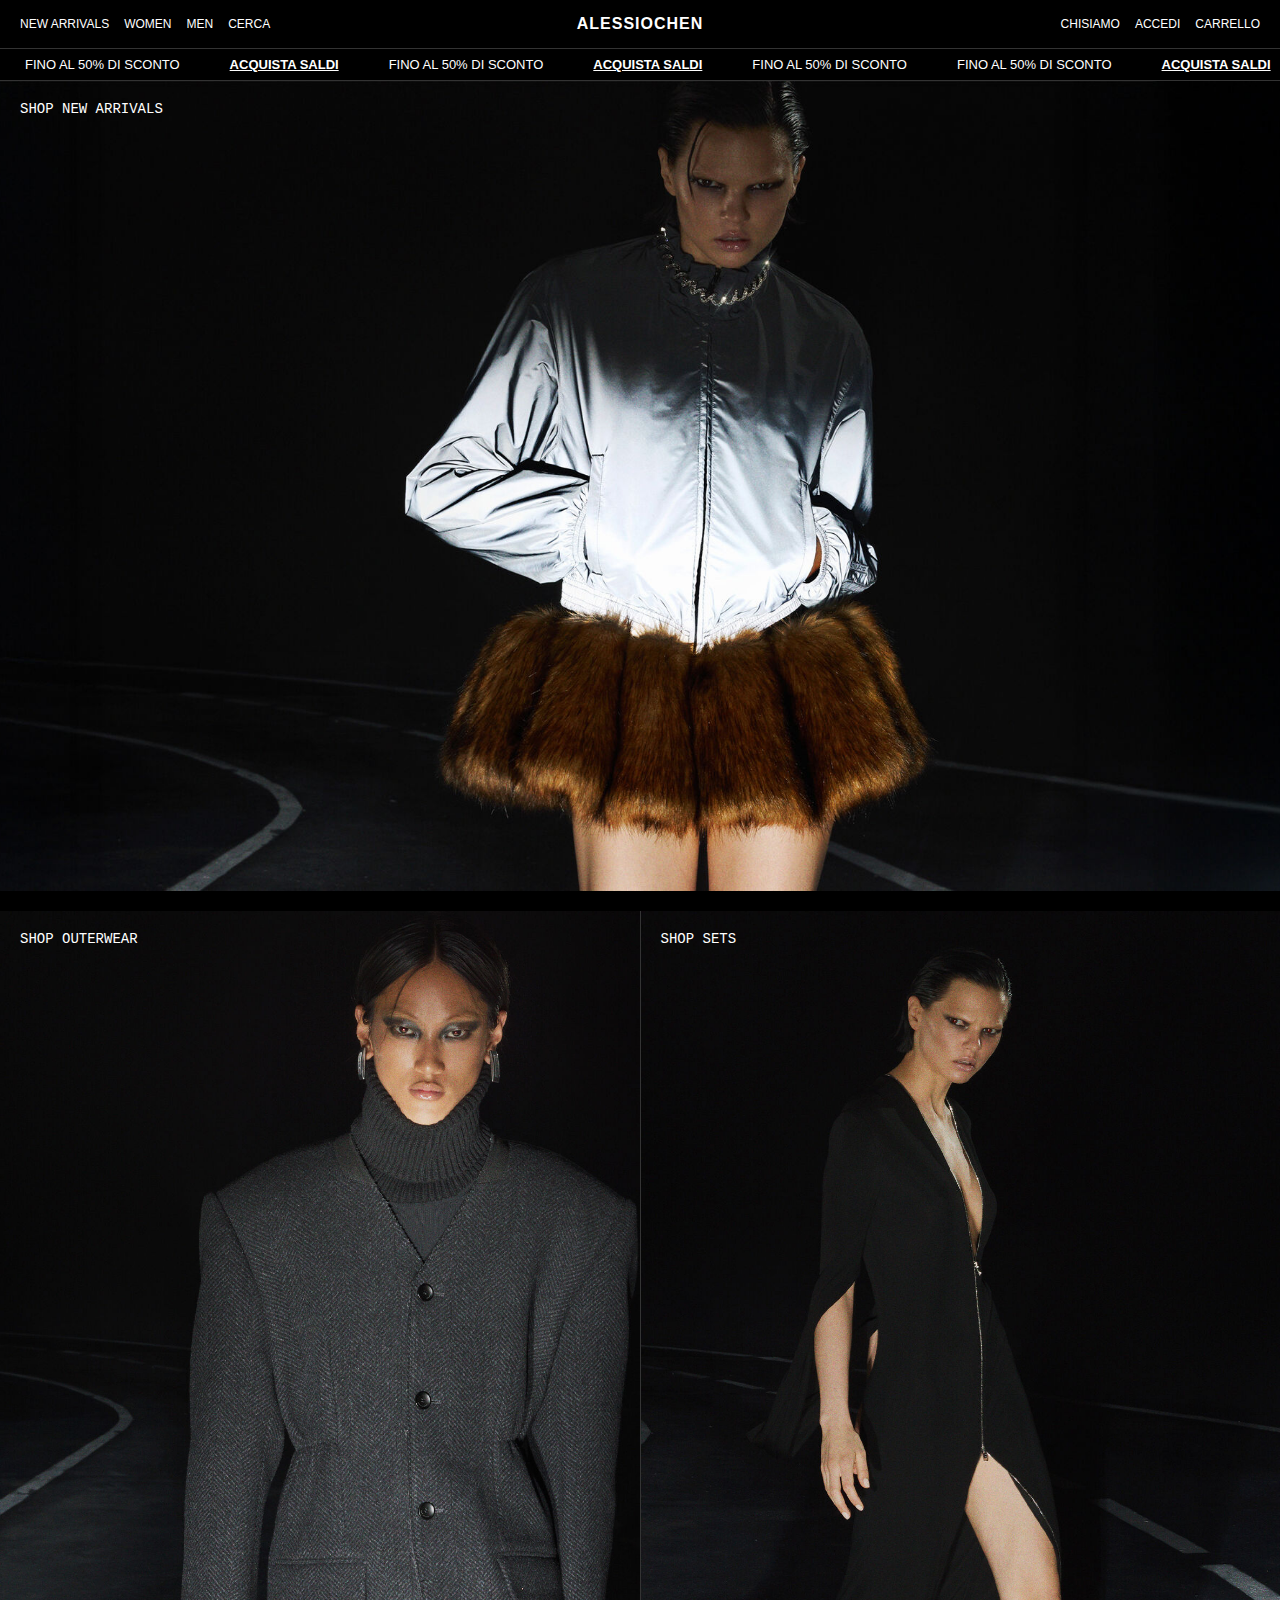
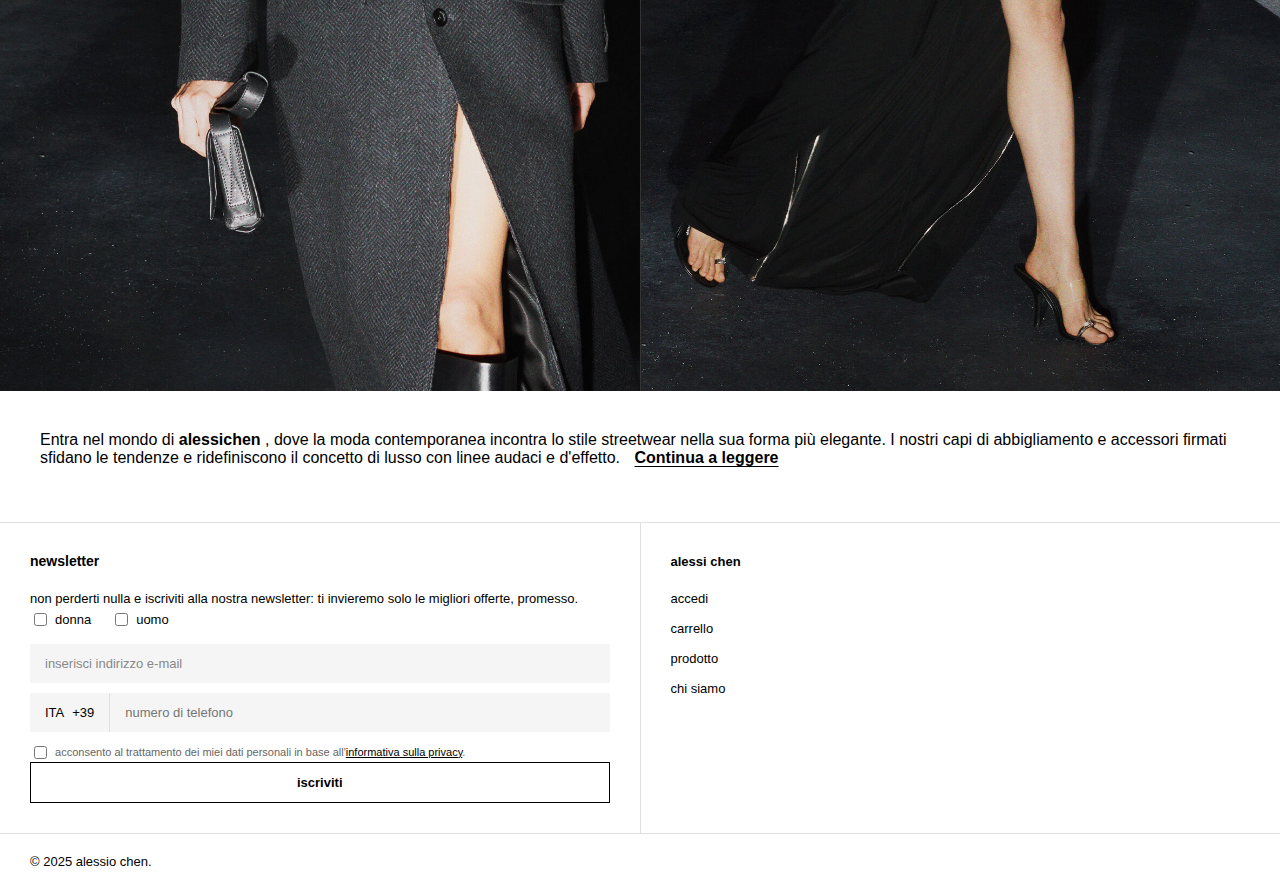
<file: index.html>
<!DOCTYPE html>
<html lang="it">
<head>
    <meta charset="UTF-8">
    <meta name="viewport" content="width=device-width, initial-scale=1.0">
    <title>ALESSI CHEN</title>
    <link href="stili/index.css" rel="stylesheet" type="text/css">
        <link href="stili/footer.css" rel="stylesheet" type="text/css">
    
</head>
<body>

    <header class="site-header-sticky dark-theme">

        <nav class="top-nav">
            <div class="nav-left">
                <a href="msc/shop_now.html">new arrivals</a>
                <a href="msc/shop_now.html">WOMEN</a>
                <a href="msc/shop_now.html">MEN</a>
                <a href="msc/404.html">CERCA</a>
            </div>
            <div class="logo">
                <a href="index.html">alessiochen</a>
            </div>
            <div class="nav-right">
                <a href="msc/about_us.html">ChiSiamo</a><a href="msc/accedi.html">Accedi</a> <a href="msc/404.html">Carrello</a>  </div>
        </nav>

        <div class="divider-line"></div>

        <div class="marquee-container">
            <ul class="marquee-content">
                <li>fino al 50% di sconto</li>
                <li><a href="msc/shop_now.html">acquista saldi</a></li>
                <li>fino al 50% di sconto</li>
                <li><a href="msc/shop_now.html">acquista saldi</a></li>
                <li>fino al 50% di sconto</li>
                
                <li>fino al 50% di sconto</li>
                <li><a href="msc/shop_now.html">acquista saldi</a></li>
                <li>fino al 50% di sconto</li>
                <li><a href="msc/shop_now.html">acquista saldi</a></li>
                <li>fino al 50% di sconto</li>
            </ul>
        </div>
        
        <div class="divider-line"></div>

    </header>

    <main class="main-content">

        <section class="hero-section dark-theme">
            <div class="label-tag monospace-font">
               <a href="msc/shop_now.html">shop</a><a href="msc/shop_now.html"> new arrivals</a>
            </div>
        </section>

        <section class="product-grid-wrapper dark-theme">
            <div class="product-grid columns-2">
                <div class="grid-panel"  style="background-image:url('./imgs/outwear.jpg') ;">
                    
                    <div class="label-tag monospace-font">
                        <a href="msc/shop_now.html">shop</a> <a href="msc/shop_now.html">outerwear</a>
                    </div>
                </div>
                <div class="grid-panel"  style="background-image:url('./imgs/set.jpg') ;">
                    <div class="label-tag monospace-font">
                        <a href="msc/shop_now.html">shop</a> <a href="msc/shop_now.html">sets</a>
                    </div>
                </div>
            </div>
        </section>

    

        <section class="text-block-section light-theme">
          <div class="brand-intro-container" id="brandIntro">
        <span class="block-wrapper">
            Entra nel mondo di<span class="bold"> alessichen </span>, dove la moda contemporanea incontra lo stile streetwear nella sua forma più elegante. I nostri capi di abbigliamento e accessori firmati sfidano le tendenze e ridefiniscono il concetto di lusso con linee audaci e d'effetto.
            <span class="toggle-btn expand-trigger" onclick="toggleText()">Continua a leggere</span>
        </span>

        <span class="more-content">
            <span class="block-wrapper">
    Dall'eleganza del prêt-à-porter all'estetica distintiva di <span class="underlined">accessori</span> e <span class="underlined">borse</span>, ogni creazione riflette la nostra passione per l'innovazione e lo stile.
</span>

<span class="block-wrapper">
    Scopri online le nostre collezioni firmate o visita i negozi <span class="bold">alessi chen</span> strategicamente ubicati in spazi commerciali di lusso nelle città di tutto il mondo, fra cui New York, Los Angeles e Tokyo. Entra nel mondo di <span class="bold">alessi chen</span>, in cui ogni collezione racconta una storia che rivoluziona la modernità metropolitana.
</span>

<span class="block-wrapper">
    Sotto la guida del direttore creativo <span class="bold">alessi chen</span>, il nostro marchio ridefinisce la moda di lusso fin dal <span class="bold">2005.</span> Con l'obiettivo di ridisegnare i confini della creatività, continuiamo a plasmare il panorama dello stile.
</span>

<span class="block-wrapper">
    Arricchisci il tuo guardaroba con le raffinate creazioni delle nostre collezioni <span class="underlined">femminili</span> e <span class="underlined">maschili</span> e unisex. Scopri la perfetta fusione tra lusso e streetwear con le nostre collezioni donna prêt-à-porter che includono <span class="underlined">shorts</span>, <span class="underlined">abiti</span> e <span class="underlined">scarpe</span>. Lasciati ispirare dalla grintosa estetica del nostro guardaroba maschile composto da maglie, accessori, giacche e altro ancora. 
    <span class="toggle-btn collapse-trigger" onclick="toggleText()">Leggi di meno</span>
</span>
        </span>
        <script>
        function toggleText() {
            const container = document.getElementById('brandIntro');
            container.classList.toggle('is-expanded');
        }
    </script>
    </div>
        </section>

    </main>

    <footer class="site-footer light-theme">

        <div class="footer-columns">
            
            <div class="footer-column">
                <form action="#" class="newsletter-form">
                    <h3>newsletter</h3>
                    <p>non perderti nulla e iscriviti alla nostra newsletter: ti invieremo solo le migliori offerte, promesso.</p>
                    
                    <div class="form-checkbox-group">
                        <label class="checkbox-item">
                            <input type="checkbox" name="gender" value="donna">
                            <span>donna</span>
                        </label>
                        <label class="checkbox-item">
                            <input type="checkbox" name="gender" value="uomo">
                            <span>uomo</span>
                        </label>
                    </div>

                    <input type="email" placeholder="inserisci indirizzo e-mail" class="form-input">
                    
                    <div class="form-input-group">
                        <div class="country-code">
                            <span>ITA</span>
                            <span>+39</span>
                        </div>
                        <input type="tel" placeholder="numero di telefono">
                    </div>

                    <label class="form-terms">
                        <input type="checkbox" name="terms">
                        <span>acconsento al trattamento dei miei dati personali in base all'<a href="#">informativa sulla privacy</a>.</span>
                    </label>

                    <button type="submit" class="submit-button">iscriviti</button>
                </form>
            </div>
            <div class="footer-column">
                <h3><a href="index.html">ALESSI CHEN</a></h3>
                <ul>
                    <li><a href="#"></a></li>

                    <li><a href="msc/accedi.html">Accedi</a></li>
                    <li><a href="msc/404.html">Carrello</a></li>
                    <li><a href="msc/shop_now.html">Prodotto</a></li>
                    <li><a href="msc/about_us.html">Chi Siamo</a></li>
                </ul>
            </div>

        </div>

        <div class="footer-bottom">
            <div class="copyright">
                <span>© 2025 alessio chen.</span>
            </div>
        </div>

    </footer>

</body>
</html>
</file>
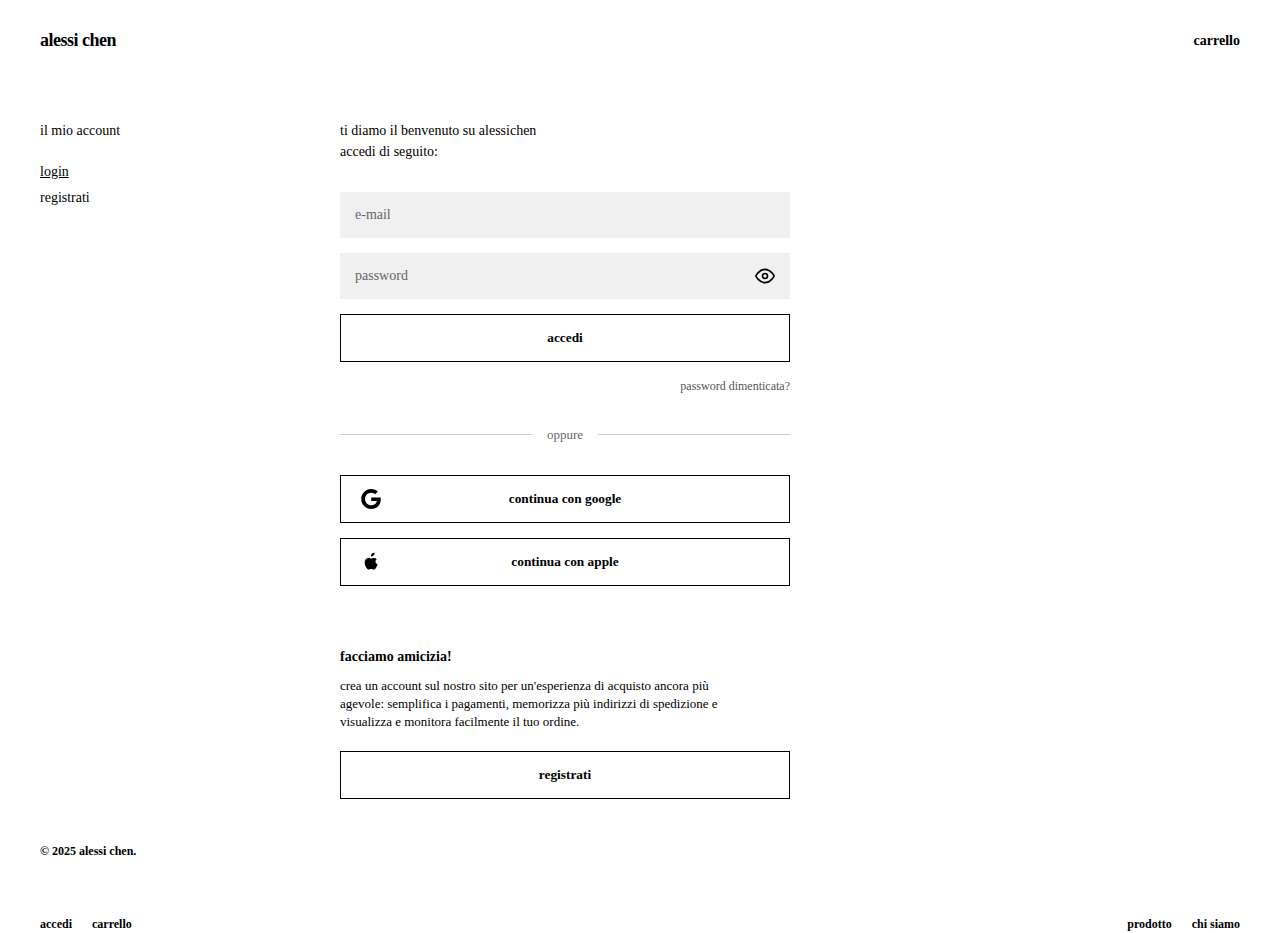
<file: msc/accedi.html>
<!DOCTYPE html>
<html lang="it">
<head>
    <meta charset="UTF-8">
    <meta name="viewport" content="width=device-width, initial-scale=1.0">
    <title>Login - ALESSI CHEN</title>
    <link href="../stili/accedi.css" rel="stylesheet" type="text/css">
</head>
<body>

    <header class="container">
        <div class="logo">ALESSI CHEN</div>
        <a href="404.html" class="cart">carrello</a>
    </header>

    <main class="container">
        <aside class="sidebar">
            <h2>il mio account</h2>
            <nav>
                <ul>
                    <li><a href="accedi.html" class="active">login</a></li>
                    <li><a href="accedi.html">registrati</a></li>
                </ul>
            </nav>
        </aside>

        <section class="content">
            <div class="welcome-text">
                <p>ti diamo il benvenuto su ALESSICHEN</p>
                <p>accedi di seguito:</p>
            </div>

            <form action="#">
                <div class="form-group">
                    <input type="email" placeholder="e-mail" required>
                </div>
                <div class="form-group">
                    <input type="password" placeholder="password" required>
                    <div class="password-toggle">
                        <svg viewBox="0 0 24 24" fill="none" stroke="currentColor" stroke-width="2" stroke-linecap="round" stroke-linejoin="round">
                            <path d="M1 12s4-8 11-8 11 8 11 8-4 8-11 8-11-8-11-8z"></path>
                            <circle cx="12" cy="12" r="3"></circle>
                        </svg>
                    </div>
                </div>

                <button type="submit" class="btn">accedi</button>
                <a href="accedi.html" class="forgot-password">password dimenticata?</a>
            </form>

            <div class="divider">oppure</div>

            <button class="btn social-btn">
                <svg viewBox="0 0 24 24" width="24" height="24" xmlns="http://www.w3.org/2000/svg">
                    <path d="M12.24 10.285V14.4h6.806c-.275 1.765-2.056 5.174-6.806 5.174-4.095 0-7.439-3.389-7.439-7.574s3.345-7.574 7.439-7.574c2.33 0 3.891.989 4.785 1.849l3.254-3.138C18.189 1.186 15.479 0 12.24 0c-6.635 0-12 5.365-12 12s5.365 12 12 12c6.926 0 11.52-4.869 11.52-11.726 0-.788-.085-1.39-.189-1.989H12.24z"/>
                </svg>
                continua con google
            </button>

            <button class="btn social-btn">
                <svg viewBox="0 0 24 24" width="24" height="24" xmlns="http://www.w3.org/2000/svg">
                    <path d="M17.05 20.28c-.98.95-2.05.8-3.08.35-1.09-.46-2.09-.48-3.24 0-1.44.62-2.2.44-3.06-.35C2.79 15.25 3.51 7.59 9.05 7.31c1.35.07 2.29.74 3.08.74 1.18 0 2.45-1.15 4.19-.74 1.09.25 2.05 1.05 2.5 1.75-2.23 1.14-1.95 4.5 1.07 5.76-.62 2.37-2.01 4.75-2.84 5.46zM12.03 5.31c-.55-2.58 2.05-4.49 4.28-4.31.25 2.62-2.3 4.88-4.28 4.31z"/>
                </svg>
                continua con apple
            </button>

            <div class="register-section">
                <h3>facciamo amicizia!</h3>
                <p>crea un account sul nostro sito per un'esperienza di acquisto ancora più agevole: semplifica i pagamenti, memorizza più indirizzi di spedizione e visualizza e monitora facilmente il tuo ordine.</p>
                <button class="btn">registrati</button>
            </div>
        </section>
    </main>

    <footer class="container">
        <div class="footer-bottom-row">
            <div class="footer-left">
                <a href="accedi.html">accedi</a>
                <a href="404.html">carrello</a>
            </div>
            <div class="copyright">
                &copy; 2025 ALESSI CHEN.
            </div>
            <div class="footer-right">
                <a href="shop_now.html">prodotto</a>
                <a href="about_us.html">chi siamo</a>
            </div>
        </div>
    </footer>

</body>
</html>
</file>
<file: stili/index.css>
* {
            box-sizing: border-box;
        }
        @font-face {
    font-family: 'Helvetica Neue';  /* 我们给它起个统一的名字 */
    src: url('fonts/Helvetica-Neue.ttf') format('truetype');
    font-weight: 400; /* 设定这个文件对应“常规”粗细 */
    font-style: normal;
}
@font-face {
    font-family: 'BrandFont';
    /* 注意：这里的文件名必须和你下载的一模一样 */
    src: url('fonts/Inter/static/Inter_18pt-Regular.ttf') format('truetype');
    font-weight: 400;
    font-style: normal;
}

/* --- 2. 标题粗体 (对应 Inter_18pt-Bold.ttf) --- */
@font-face {
    font-family: 'BrandFont';
    src: url('fonts/Inter/static/Inter_18pt-Bold.ttf') format('truetype');
    font-weight: 700;
    font-style: normal;
}

/* --- 3. 品牌特粗 (对应 Inter_18pt-Black.ttf) --- */
@font-face {
    font-family: 'BrandFont';
    src: url('fonts/Inter/static/Inter_18pt-Black.ttf') format('truetype');
    font-weight: 900;
    font-style: normal;
}

        body, html {
            margin: 0;
            padding: 0;
            font-family: -apple-system, BlinkMacSystemFont, "Segoe UI", Roboto, Helvetica, Arial, sans-serif;
            /* 默认是浅色主题 */
            background-color: #fff;
            color: #000;
            overflow-x: hidden;
        }

        a {
            text-decoration: none;
            cursor: pointer;
        }

        /* 统一的分割线 */
        .divider-line {
            border-bottom: 1px solid #e0e0e0;
        }
        .dark-theme .divider-line {
            border-color: #333; /* 深色主题下的分割线 */
        }
        
        /* 科技感的等宽字体 (用于 "shop" 标签) */
        .monospace-font {
            font-family: 'Menlo', 'Courier New', monospace;
            text-transform: uppercase;
        }

        /* * 2. 主题切换 (核心)
         --------------------------------------------*/
        .dark-theme {
            background-color: #000;
            color: #fff;
        }
        .dark-theme a {
            color: #fff;
        }
        .light-theme {
            background-color: #fff;
            color: #000;
        }
        .light-theme a {
            color: #000;
        }

        /* * 3. 网站总头部 (固定)
         --------------------------------------------*/
        .site-header-sticky {
            width: 100%;
            position: sticky;
            top: 0;
            z-index: 1000;
        }

        /* 顶部标准导航 */
        .top-nav {
            display: flex;
            justify-content: space-between;
            align-items: center;
            padding: 15px 20px;
            font-size: 12px;
            text-transform: uppercase;
        }
        .top-nav .nav-left,
        .top-nav .nav-right {
            display: flex;
            gap: 15px;
            flex: 1;
        }
        .top-nav .nav-right {
            justify-content: flex-end;
        }
        .top-nav .logo {
            flex: 1;
            text-align: center;
            font-size: 16px;
            font-weight: bold;
            letter-spacing: 1px;
        }

        /* 滚动公告栏 */
        .marquee-container {
            width: 100%;
            overflow: hidden;
            padding: 8px 0;
        }
        .marquee-content {
            display: flex;
            width: max-content;
            list-style: none;
            margin: 0;
            padding: 0;
            animation: scroll-left 20s linear infinite;
        }
        .marquee-container:hover .marquee-content {
            animation-play-state: paused;
        }
        .marquee-content li {
            white-space: nowrap;
            padding: 0 25px;
            font-size: 13px;
            text-transform: uppercase;
        }
        .marquee-content li a {
            font-weight: bold;
            text-decoration: underline;
        }

        /* 动画关键帧 */
        @keyframes scroll-left {
            0% { transform: translateX(0); }
            100% { transform: translateX(-50%); }
        }

        /* * 4. 页面主内容区
         --------------------------------------------*/
        .main-content {
            width: 100%;
        }

        /* 4.1 Hero Banner (深色) */
        .hero-section {
            width: 100%;
            height: 90vh; /* 模拟全屏 Banner */
            position: relative;
            /* 图片占位符 */
            background-color: #111;
            background-image: url('../imgs/new-arrivals_desktop.jpg'); /* 你可以替换成真实图片链接 */
            background-size: cover;
            background-position: center;
        }
        .hero-section .label-tag {
            position: absolute;
            top: 20px;
            left: 20px;
            font-size: 14px;
        }
        .hero-section .label-tag span {
            font-weight: bold;
        }

        /* 4.2 产品网格 */
        .product-grid-wrapper {
            width: 100%;
            padding: 20px 0 0 0;
        }
        
        .product-grid-wrapper.light-theme {
            padding: 40px 0;
        }

        .product-grid-header {
            padding: 0 20px 20px 20px;
            font-size: 14px;
        }
        .product-grid-header span {
            font-weight: bold;
        }

        .product-grid {
            display: flex;
            width: 100%;
        }
        
        /* 网格内的单个面板 */
        .grid-panel {
            flex: 1; /* 均分 */
            position: relative;
            height: 120vh; /* 模拟高度 */
            
            /* 图片占位符 */
            background-color: #222; /* 深色占位 */
            background-size: cover;
            background-position: center;
        }
        
        .light-theme .grid-panel {
            background-color: #f0f0f0; /* 浅色占位 */
            height: 60vh;
        }

        /* 2栏布局的分割线 */
        .columns-2 .grid-panel + .grid-panel {
            border-left: 1px solid #333;
        }
        
        /* 4栏布局不需要分割线 */
        
        /* 2栏布局的标签 */
        .grid-panel .label-tag {
            position: absolute;
            top: 20px;
            left: 20px;
            font-size: 14px;
        }
        .grid-panel .label-tag span {
            font-weight: bold;
        }

        /* 4.3 底部文字块 (浅色) */
        .text-block-section {
            padding: 40px 20px;
        }
        .text-block-content {
            max-width: 800px;
            margin: 0 auto;
            text-align: center;
            font-size: 13px;
            line-height: 1.6;
        }
        .text-block-content a {
            font-weight: bold;
            text-decoration: underline;
        }


  
        
        p {
            margin-bottom: 20px;
            display: inline; /* 强制行内显示，以便按钮跟随 */
        }

        /* 当处于展开状态时，隐藏“展开”按钮 */
        .is-expanded .expand-trigger {
            display: none;
        }
        
        /* 块级包裹，用于换行 */
        .block-wrapper {
            display: block;
            margin-bottom: 15px;
        }
</file>
<file: stili/footer.css>
/* * 5. 网站页脚 (浅色)
         --------------------------------------------*/
        .site-footer {
            width: 100%;
            border-top: 1px solid #e0e0e0;
        }

        /* 5.1 四栏布局 */
        .footer-columns {
            display: flex;
            width: 100%;
        }
        .footer-column {
            flex: 1;
            padding: 30px;
            border-right: 1px solid #e0e0e0;
        }
        .footer-column:last-child {
            border-right: none;
        }
        .footer-column h3 {
            font-size: 14px;
            font-weight: bold;
            margin-top: 0;
            margin-bottom: 20px;
            text-transform: lowercase; /* 模拟 "newsletter" 小写 */
        }
        .footer-column h3.uppercase {
             text-transform: uppercase; /* 截图中的 "azienda" 是大写 */
        }

        /* 5.2 链接列表 */
        .footer-column ul {
            list-style: none;
            margin: 0;
            padding: 0;
        }
        .footer-column li {
            margin-bottom: 12px;
        }
        .footer-column a {
            font-size: 13px;
            text-transform: lowercase;
            transition: opacity 0.3s;
        }
        .footer-column a.bold {
            font-weight: bold;
        }
        .footer-column a:hover {
            opacity: 0.6;
        }
        .footer-column a.cookie-link {
            text-transform: none;
        }

        /* 5.3 表单样式 */
        .newsletter-form p {
            font-size: 13px;
            line-height: 1.6;
            margin-bottom: 20px;
        }
        .form-input {
            width: 100%;
            background-color: #f5f5f5;
            border: none;
            padding: 12px 15px;
            font-size: 13px;
            margin-bottom: 10px;
        }
        .form-input::placeholder { color: #888; }
        
        .form-input-group {
            display: flex;
            background-color: #f5f5f5;
            margin-bottom: 10px;
        }
        .country-code {
            display: flex;
            align-items: center;
            padding: 0 15px;
            font-size: 13px;
            border-right: 1px solid #e0e0e0;
            white-space: nowrap;
        }
        .country-code span:first-child {
            text-transform: uppercase;
            margin-right: 8px;
        }
        .form-input-group input {
            flex: 1;
            border: none;
            background: transparent;
            padding: 12px 15px;
            font-size: 13px;
            min-width: 50px;
        }
        .form-input-group input:focus, .form-input:focus {
            outline: none;
        }
        .form-checkbox-group {
            display: flex;
            gap: 20px;
            margin-bottom: 15px;
        }
        .checkbox-item {
            display: flex;
            align-items: center;
            font-size: 13px;
            text-transform: lowercase;
        }
        .checkbox-item input[type="checkbox"] {
            margin-right: 8px;
        }
        .submit-button {
            width: 100%;
            background-color: #fff;
            border: 1px solid #000;
            padding: 12px;
            font-size: 13px;
            font-weight: bold;
            text-align: center;
            cursor: pointer;
            transition: all 0.3s ease;
            text-transform: lowercase;
        }
        .submit-button:hover {
            background-color: #000;
            color: #fff;
        }
        .form-terms {
            font-size: 11px;
            color: #666;
            margin-top: 15px;
        }
        .form-terms input[type="checkbox"] {
            margin-right: 5px;
            vertical-align: middle;
        }
        .form-terms a {
            font-size: 11px;
            text-decoration: underline;
        }

        /* 5.4 配送国 */
        .footer-meta {
            padding: 20px 30px;
            font-size: 12px;
            color: #666;
            border-top: 1px solid #e0e0e0;
        }

        /* 5.5 版权 */
        .footer-bottom {
            display: flex;
            justify-content: space-between;
            align-items: center;
            padding: 20px 30px;
            border-top: 1px solid #e0e0e0;
        }
        .footer-bottom .copyright {
            font-size: 13px;
        }
        .footer-bottom .social {
            display: flex;
            gap: 15px;
        }
        .footer-bottom .social a {
            font-size: 13px;
            text-transform: lowercase;
        }
        .footer-bottom .social a:hover {
            opacity: 0.6;
        }
        .brand-intro-container {
            max-width: 1200px;
            margin: 0 auto;
            text-align: left;
        }

        /* 关键样式：品牌词加粗 */
        .bold {
            font-weight: 900;
        }

        /* 关键样式：带下划线的链接/文本 */
        .underlined {
            text-decoration: underline;
            text-underline-offset: 3px; /* 下划线与文字的距离 */
            font-weight: 500;
            cursor: pointer;
        }

        /* 交互按钮样式 (展开/收起) */
        .toggle-btn {
            font-weight: 900;
            text-decoration: underline;
            text-underline-offset: 3px;
            cursor: pointer;
            margin-left: 10px;
            white-space: nowrap; /* 防止按钮文字换行 */
        }

        .toggle-btn:hover {
            color: #555;
        }

        /* 隐藏内容的初始状态 */
        .more-content {
            display: none;
        }

        /* 展开状态的样式类 */
        .is-expanded .more-content {
            display: inline; /* 使用 inline 让文字无缝衔接，或者 block 换行 */
        }
        
        /* 这里的布局逻辑：
           截图显示“展开”跟在第一段后面。
           “收起”跟在最后一段后面。
           为了实现这个效果，我们需要用 JS 控制显示隐藏。
        */
</file>
<file: stili/accedi.css>
/* --- 全局样式重置 --- */
@font-face {
    font-family: 'Helvetica Neue';  /* 我们给它起个统一的名字 */
    src: url('fonts/Helvetica-Neue.ttf') format('truetype');
    font-weight: 400; /* 设定这个文件对应“常规”粗细 */
    font-style: normal;
}
@font-face {
    font-family: 'BrandFont';
    /* 注意：这里的文件名必须和你下载的一模一样 */
    src: url('fonts/Inter/static/Inter_18pt-Regular.ttf') format('truetype');
    font-weight: 400;
    font-style: normal;
}

/* --- 2. 标题粗体 (对应 Inter_18pt-Bold.ttf) --- */
@font-face {
    font-family: 'BrandFont';
    src: url('fonts/Inter/static/Inter_18pt-Bold.ttf') format('truetype');
    font-weight: 700;
    font-style: normal;
}

/* --- 3. 品牌特粗 (对应 Inter_18pt-Black.ttf) --- */
@font-face {
    font-family: 'BrandFont';
    src: url('fonts/Inter/static/Inter_18pt-Black.ttf') format('truetype');
    font-weight: 900;
    font-style: normal;
}
        * {
            margin: 0;
            padding: 0;
            box-sizing: border-box;
        }

        body {
            font-family: "Helvetica Neue", Helvetica,'BrandFont' Arial, sans-serif;
            font-size: 14px;
            color: #000;
            background-color: #fff;
            line-height: 1.5;
            display: flex;
            flex-direction: column;
            min-height: 100vh;
        }

        /* 强制所有文本小写，符合品牌调性 */
        body, button, input, a {
            text-transform: lowercase;
        }

        a {
            color: #000;
            text-decoration: none;
        }

        ul {
            list-style: none;
        }

        /* --- 布局工具类 --- */
        .container {
            width: 100%;
            padding: 0 40px;
        }

        /* --- Header --- */
        header {
            height: 80px;
            display: flex;
            justify-content: space-between;
            align-items: center;
            position: fixed;
            top: 0;
            left: 0;
            width: 100%;
            background: #fff;
            z-index: 100;
        }

        .logo {
            font-weight: 900;
            font-size: 18px;
            letter-spacing: -0.5px;
        }

        .cart {
            font-weight: 700;
        }

        /* --- Main Content --- */
        main {
            display: flex;
            margin-top: 120px; /* Header height + spacing */
            flex: 1;
        }

        /* --- Sidebar (Left) --- */
        .sidebar {
            width: 25%;
            padding-right: 20px;
        }

        .sidebar h2 {
            font-size: 14px;
            margin-bottom: 20px;
            font-weight: 400;
        }

        .sidebar ul li {
            margin-bottom: 5px;
        }

        .sidebar a.active {
            text-decoration: underline;
        }

        /* --- Content (Right) --- */
        .content {
            width: 40%; /* 控制表单区域宽度 */
            max-width: 450px;
        }

        .welcome-text {
            margin-bottom: 30px;
            font-weight: 500;
        }

        /* --- Forms & Inputs --- */
        .form-group {
            margin-bottom: 15px;
            position: relative;
        }

        input[type="text"],
        input[type="email"],
        input[type="password"] {
            width: 100%;
            padding: 15px;
            background-color: #f0f0f0; /* 灰色背景 */
            border: none;
            outline: none;
            font-size: 14px;
            font-family: inherit;
        }

        input::placeholder {
            color: #666;
        }

        /* 密码框眼睛图标 */
        .password-toggle {
            position: absolute;
            right: 15px;
            top: 50%;
            transform: translateY(-50%);
            cursor: pointer;
            width: 20px;
            height: 20px;
        }

        /* --- Buttons --- */
        .btn {
            width: 100%;
            padding: 15px;
            background: transparent;
            border: 1px solid #000;
            cursor: pointer;
            font-weight: 700;
            font-family: inherit;
            display: flex;
            justify-content: center;
            align-items: center;
            margin-bottom: 15px;
            transition: background 0.2s, color 0.2s;
        }

        .btn:hover {
            background: #000;
            color: #fff;
        }

        .btn:hover svg path {
            fill: #fff;
        }

        .forgot-password {
            display: block;
            text-align: right;
            margin-bottom: 30px;
            font-size: 12px;
            color: #555;
        }

        /* --- Divider (Oppure) --- */
        .divider {
            display: flex;
            align-items: center;
            text-align: center;
            margin: 30px 0;
            color: #666;
            font-size: 13px;
        }

        .divider::before,
        .divider::after {
            content: '';
            flex: 1;
            border-bottom: 1px solid #ccc;
        }

        .divider::before {
            margin-right: 15px;
        }

        .divider::after {
            margin-left: 15px;
        }

        /* --- Social Login Buttons --- */
        .social-btn {
            display: flex;
            align-items: center;
            justify-content: center; /* 居中 */
            position: relative;
        }

        .social-btn svg {
            width: 20px;
            height: 20px;
            position: absolute;
            left: 20px;
        }

        /* --- Registration Section --- */
        .register-section {
            margin-top: 60px;
        }

        .register-section h3 {
            font-size: 14px;
            font-weight: 600;
            margin-bottom: 10px;
        }

        .register-section p {
            font-size: 13px;
            line-height: 1.4;
            margin-bottom: 20px;
            max-width: 90%;
        }

        /* --- Footer --- */
        footer {
            margin-top: 100px;
            padding: 40px;
            border-top: 1px solid transparent; 
            display: flex;
            justify-content: space-between;
            align-items: flex-end;
            font-size: 12px;
            font-weight: 600;
        }

        .footer-left {
            display: flex;
            gap: 20px;
        }

        .footer-right {
            display: flex;
            gap: 20px;
        }

        .copyright {
            position: absolute;
            bottom: 40px;
            left: 40px;
            font-weight: 600;
        }
        
        /* 为了布局，稍微调整copyright位置 */
        .footer-bottom-row {
            display: flex;
            justify-content: space-between;
            width: 100%;
        }

        /* --- 响应式调整 (Mobile) --- */
        @media (max-width: 768px) {
            .container { padding: 0 20px; }
            main { flex-direction: column; margin-top: 80px; }
            
            .sidebar {
                width: 100%;
                margin-bottom: 40px;
                border-bottom: 1px solid #eee;
                padding-bottom: 20px;
            }

            .content { width: 100%; max-width: 100%; }

            footer {
                flex-direction: column;
                padding: 20px;
                gap: 20px;
                align-items: flex-start;
            }
            
            .footer-bottom-row {
                flex-direction: column;
                gap: 10px;
            }
            
            .copyright {
                position: static;
                margin-top: 20px;
            }
        }
</file>
